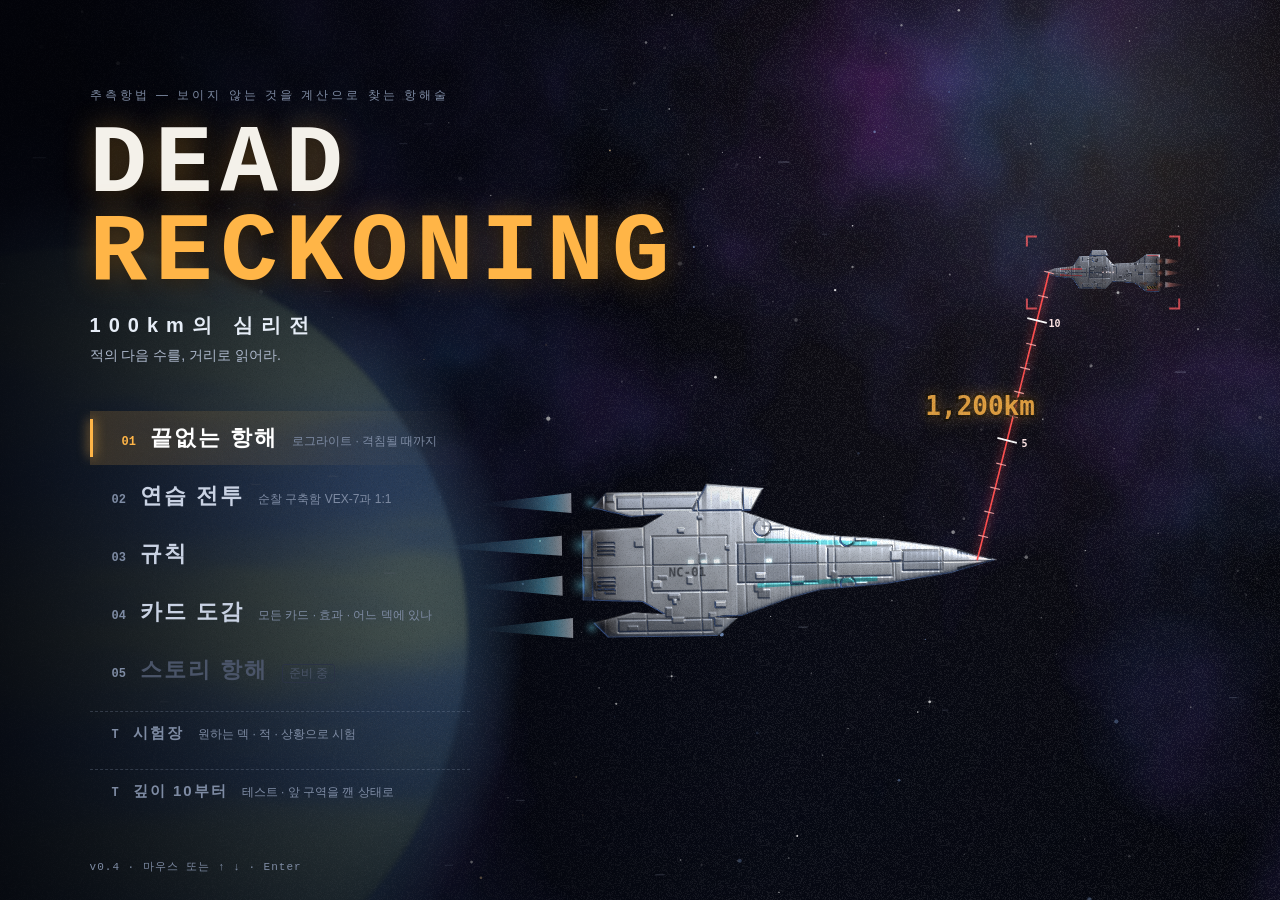
<file: index.html>
<!DOCTYPE html>
<html lang="ko">
<head>
  <meta charset="UTF-8">
  <title>DEAD RECKONING — 100km의 심리전</title>
  <link rel="stylesheet" href="style.css">
</head>
<body>
  <!-- 창 전체 = 우주 (카메라 · 레터박스 · 필름 입자까지 여기서 그림) -->
  <canvas id="space"></canvas>

  <div id="app">
    <header id="top">
      <div class="logo">DEAD RECKONING <span>100km의 심리전</span></div>
      <div id="turnInfo"></div>
      <button id="sbBtn" class="topBtn hidden">🧪 시험 도구</button>
      <button id="menuBtn" class="topBtn">메인 화면</button>
      <button id="logBtn" class="topBtn">기록 (L)</button>
      <button id="helpBtn" class="topBtn">규칙 (H)</button>
    </header>

    <!-- 전장: 함선이 떠 있는 자리 -->
    <section id="field">
      <div id="hudCenter">
        <div id="steps" class="phaseSteps"></div>
        <div id="distLbl"></div>
        <div id="torps"></div>
      </div>
      <div id="banner" class="hidden"></div>
      <div id="hint"></div>
      <div id="radio"></div>
      <div id="turnSum" class="hidden"></div>
      <div id="skipHint">클릭 · Space = 넘기기</div>
      <div id="reveal" class="hidden">
        <div class="revealSide me"></div>
        <div class="revealMid">동시 공개</div>
        <div class="revealSide foe"></div>
      </div>
    </section>

    <!-- 아래 트레이: 계획 + 손패 -->
    <section id="tray">
      <section id="planBar"></section>
      <button id="drawPile" class="pile left" title="뽑을 더미 보기"></button>
      <section id="hand"></section>
      <button id="discardPile" class="pile right" title="버린 더미 보기"></button>
    </section>

    <!-- 메인 화면 -->
    <section id="title" class="hidden">
      <div class="tWrap">
        <div class="tKicker">추측항법 — 보이지 않는 것을 계산으로 찾는 항해술</div>
        <h1 class="tLogo"><span>DEAD</span><span>RECKONING</span></h1>
        <div class="tSub">100km의 심리전</div>
        <div class="tTag">적의 다음 수를, 거리로 읽어라.</div>
        <nav class="tMenu">
          <button data-m="endless"><i>01</i>끝없는 항해<small id="bestDepth">로그라이트</small></button>
          <button data-m="practice"><i>02</i>연습 전투<small>순찰 구축함 VEX-7과 1:1</small></button>
          <button data-m="rules"><i>03</i>규칙</button>
          <button data-m="codex"><i>04</i>카드 도감<small>모든 카드 · 효과 · 어느 덱에 있나</small></button>
          <button data-m="voyage" disabled><i>05</i>스토리 항해<small>준비 중</small></button>
          <button data-m="sandbox" class="dev"><i>T</i>시험장<small>원하는 덱 · 적 · 상황으로 시험</small></button>
          <button data-m="depth10" class="dev"><i>T</i>깊이 10부터<small>테스트 · 앞 구역을 깬 상태로</small></button>
        </nav>
      </div>
      <div class="tFoot">v0.4 · 마우스 또는 ↑ ↓ · Enter</div>
    </section>

    <!-- 시험장: 전투 중 도구 -->
    <aside id="sbPanel" class="hidden"></aside>

    <!-- 카드 도감 -->
    <section id="codex" class="hidden"></section>

    <!-- 항해 화면 (이야기 · 항로 · 보상 · 사건) -->
    <section id="voyage" class="hidden"></section>

    <!-- 전투 기록 (서랍) -->
    <aside id="log"></aside>
    <div id="overlay" class="hidden"></div>
  </div>

  <!-- 수치 (숫자만 바꾸고 새로고침) -->
  <script src="data/cards.js"></script>
  <script src="data/rules.js"></script>
  <script src="data/voyage.js"></script>
  <!-- 게임 코드 -->
  <script src="src/battle.js"></script>
  <script src="src/ai.js"></script>
  <script src="src/art.js"></script>
  <script src="src/icons.js"></script>
  <script src="src/scene.js"></script>
  <script src="src/voyage.js"></script>
  <script src="src/ui.js"></script>
</body>
</html>
</file>
<file: style.css>
/* DEAD RECKONING — 시네마틱 우주전: 짙은 우주 + 호박색 계기 + 청록(나) / 적색(적) */
:root {
  --bg: #02030A;
  --panel: #0C1320;
  --panel2: #121B2B;
  --glass: rgba(6, 10, 20, 0.55);
  --line: rgba(160, 190, 230, 0.16);
  --text: #E6EDF7;
  --dim: #7E8BA3;
  --amber: #FFB547;
  --me: #5CE1E6;
  --foe: #FF5A5F;
  --fuel: #7CFF9B;
  --heat: #FF7A3A;
  --shield: #9DB8FF;
  --weapon: #FF8A65;
  --defense: #7FB2FF;
  --move: #7CFF9B;
  --system: #C08BFF;
  --mono: Consolas, 'Courier New', monospace;
}

* { box-sizing: border-box; }
html, body { margin: 0; height: 100%; background: var(--bg); color: var(--text);
  font-family: 'Malgun Gothic', 'Apple SD Gothic Neo', sans-serif; overflow: hidden; }
#space { position: fixed; inset: 0; width: 100vw; height: 100vh; display: block; z-index: 0; }
button { font: inherit; color: inherit; cursor: pointer; }
.hidden { display: none !important; }

/* 화면 전체가 전장. 위 · 아래만 얇게 UI */
#app { position: fixed; inset: 0; z-index: 1; display: flex; flex-direction: column; }
#top { display: flex; align-items: center; gap: 16px; padding: 10px 16px 0; text-shadow: 0 1px 4px #000; }
.logo { font-family: var(--mono); font-weight: 900; letter-spacing: 6px; color: var(--amber); font-size: 15px; text-shadow: 0 0 14px rgba(255,181,71,0.45); }
.logo span { font-family: 'Malgun Gothic', sans-serif; letter-spacing: 1px; font-size: 11px; color: var(--dim); margin-left: 10px; }
#turnInfo { flex: 1; font-family: var(--mono); color: var(--dim); font-size: 11px; }
.topBtn { background: rgba(6,10,20,0.5); border: 1px solid var(--line); border-radius: 6px; padding: 4px 11px; font-size: 11px; color: var(--dim); }
.topBtn:hover, .topBtn.on { color: var(--text); border-color: rgba(255,255,255,0.4); }

/* ── 전장 ── */
#field { position: relative; flex: 1; min-height: 260px; }

/* 계기판: 모서리를 깎은 얇은 판 */
.hud { position: absolute; top: 10px; width: 280px; padding: 10px 14px 9px; font-size: 12px;
  background: linear-gradient(180deg, rgba(8,13,26,0.72), rgba(8,13,26,0.35)); backdrop-filter: blur(4px);
  clip-path: polygon(0 0, calc(100% - 14px) 0, 100% 14px, 100% 100%, 14px 100%, 0 calc(100% - 14px)); }
.hud.left { left: 16px; border-top: 2px solid var(--me); }
.hud.right { right: 16px; border-top: 2px solid var(--foe); clip-path: polygon(14px 0, 100% 0, 100% calc(100% - 14px), calc(100% - 14px) 100%, 0 100%, 0 14px); }
.hud h2 { margin: 0 0 7px; font-size: 13px; letter-spacing: 1px; }
.hud.left h2 { color: var(--me); } .hud.right h2 { color: var(--foe); }
.stat { display: flex; align-items: center; flex-wrap: wrap; gap: 4px 8px; margin: 4px 0; color: var(--dim); }
.stat > span:first-child { width: 36px; font-size: 11px; }
.stat b { color: var(--text); font-family: var(--mono); font-size: 12px; min-width: 58px; text-align: right; }
.bar { flex: 1; height: 7px; background: rgba(255,255,255,0.08); position: relative; overflow: hidden; transform: skewX(-20deg); }
.stat.hull .bar { height: 11px; }
.bar > i { position: absolute; left: 0; top: 0; bottom: 0; transition: width 0.5s; }
.bar .ghost { background: rgba(255, 122, 58, 0.35); }
.bar .mark { position: absolute; top: -2px; bottom: -2px; width: 2px; background: rgba(255,255,255,0.35); }
.tag { display: inline-block; font-size: 11px; padding: 1px 6px; border-radius: 3px; background: rgba(255,255,255,0.07); }
.tag.warn { color: #FFD166; } .tag.danger { color: var(--heat); } .tag.melt { color: var(--foe); }

.stat.intel > span:first-child { color: var(--amber); }
.tag.doc { color: var(--text); background: rgba(255,181,71,0.12); border: 1px solid rgba(255,181,71,0.3); }
.mh { font-family: var(--mono); font-size: 11px; padding: 0 4px; border-radius: 3px; opacity: 0.55; }
.mh.last { opacity: 1; outline: 1px solid rgba(255,255,255,0.25); }
.mh.fwd { color: var(--fuel); } .mh.back { color: var(--shield); } .mh.hold { color: var(--dim); } .mh.none { color: var(--dim); opacity: 0.7; }

/* 새 계기판: 선체가 주인공 */
.hname { font-size: 12px; font-weight: 900; letter-spacing: 1px; margin-bottom: 2px; }
.hud.left .hname { color: var(--me); } .hud.right .hname { color: var(--foe); }
.hullRow { display: flex; align-items: baseline; gap: 10px; }
.hpNum b { font-family: var(--mono); font-size: 30px; font-weight: 900; color: #fff; line-height: 1; text-shadow: 0 0 12px rgba(255,255,255,0.25); }
.hpNum small { font-family: var(--mono); font-size: 13px; color: var(--dim); }
.shNum { font-size: 11px; color: var(--shield); }
.shNum b { font-family: var(--mono); font-size: 17px; text-shadow: 0 0 10px rgba(157,184,255,0.7); }
.lowTag { display: none; margin-left: auto; font-size: 10px; font-weight: 900; color: #fff; background: var(--foe); padding: 1px 6px; animation: pulse 0.5s infinite alternate; }
.hud.low .lowTag { display: inline-block; }
.hud.low .hpNum b { color: #FF6B6B; }
.hbar { position: relative; height: 14px; margin-top: 5px; background: rgba(255,255,255,0.07); transform: skewX(-20deg); overflow: hidden; }
.hbar i { position: absolute; left: 0; top: 0; bottom: 0; }
.hbar .trail { background: rgba(255,255,255,0.85); transition: width 0.6s ease-in 0.45s; }
.hbar .fill { transition: width 0.15s; }
.hud.left .hbar .fill { background: linear-gradient(180deg, #8EF3F6, var(--me)); box-shadow: 0 0 10px rgba(92,225,230,0.5); }
.hud.right .hbar .fill { background: linear-gradient(180deg, #FF9A9D, var(--foe)); box-shadow: 0 0 10px rgba(255,90,95,0.5); }
.hud.low .hbar .fill { animation: pulse 0.45s infinite alternate; }
.hbar .ticks { position: absolute; inset: 0; background-image: linear-gradient(90deg, transparent calc(100% - 1px), rgba(0,0,0,0.5) calc(100% - 1px)); }
.sbar { height: 5px; margin-top: 3px; transform: skewX(-20deg); background: rgba(157,184,255,0.08); }
.sbar .sfill { display: block; height: 100%; width: 0; background: var(--shield); box-shadow: 0 0 10px rgba(157,184,255,0.8); transition: width 0.2s; }
.subRow { display: flex; align-items: center; gap: 6px; margin-top: 7px; font-size: 11px; color: var(--dim); }
.subRow .heatBar { flex: 1; height: 5px; }
.subRow b { font-family: var(--mono); color: var(--text); font-size: 11px; }
.subRow .lbl + b + .lbl { margin-left: 6px; }
.heatBar .hf { background: linear-gradient(90deg, #FFB547, var(--heat)); }
.hud .tags { display: flex; flex-wrap: wrap; gap: 4px; margin-top: 5px; }
.hud .tags:empty { display: none; }
.hud .intel { margin-top: 5px; font-size: 11px; display: flex; flex-direction: column; gap: 3px; }
.hud .intel .lbl { color: var(--amber); margin-right: 6px; }
.hud.hit { animation: hudHit 0.4s; }
@keyframes hudHit { 0% { transform: translateX(0); filter: brightness(2.2); } 25% { transform: translateX(-5px); } 50% { transform: translateX(4px); } 75% { transform: translateX(-2px); } 100% { transform: none; filter: none; } }

#hudCenter { position: absolute; top: 12px; left: 50%; transform: translateX(-50%); text-align: center; pointer-events: none; z-index: 2; }
.phaseSteps { display: flex; gap: 4px; justify-content: center; font-size: 11px; }
.phaseSteps span { padding: 3px 9px; background: rgba(6,10,20,0.55); color: var(--dim); transform: skewX(-15deg); }
.phaseSteps span.on { background: var(--amber); color: #1A1204; font-weight: 900; box-shadow: 0 0 14px rgba(255,181,71,0.5); }
#torps { margin-top: 6px; font-size: 12px; text-shadow: 0 1px 3px #000; }
#torps .me { color: var(--me); } #torps .foe { color: var(--foe); }

/* 평소 거리 (작게) */
#distLbl { margin-top: 6px; font-size: 12px; color: var(--dim); text-shadow: 0 1px 3px #000; }
#distLbl b { font-family: var(--mono); color: var(--amber); font-size: 14px; }
#distLbl small { font-size: 10px; opacity: 0.6; }


/* 카드 조준 */
body.aiming, body.aiming * { cursor: crosshair !important; user-select: none; }
.card { touch-action: none; user-select: none; }
.card.lifted { opacity: 0.25; transform: translateY(-4px) scale(0.96); transition-duration: 0.15s; }
.dragGhost { position: fixed; z-index: 30; pointer-events: none; margin: 0; transform: translate(-50%, -30%) rotate(-5deg) scale(0.92);
  box-shadow: 0 18px 40px rgba(0,0,0,0.7), 0 0 0 1px var(--amber); transition: transform 0.12s, opacity 0.12s; }
.dragGhost.onTarget { transform: translate(-50%, 40%) rotate(0) scale(0.45); opacity: 0.55; }
.dragGhost.weaponAim { display: none; }          /* 무기는 조준경만 */
body.scoping, body.scoping * { cursor: none !important; }
body.measuring #field { cursor: none; }
.flyCard { position: fixed; z-index: 30; pointer-events: none; margin: 0; transform: translate(-50%, -50%) scale(0.5);
  transition: left 0.38s cubic-bezier(.5,0,.2,1), top 0.38s cubic-bezier(.5,0,.2,1), transform 0.38s, opacity 0.38s; box-shadow: 0 0 24px rgba(255,181,71,0.6); }
.flyCard.go { transform: translate(-50%, -50%) scale(0.12); opacity: 0.25; }
.chip.chipIn { animation: chipIn 0.6s 0.3s both; }
@keyframes chipIn { 0% { box-shadow: 0 0 0 0 rgba(255,181,71,0.9); background: rgba(255,181,71,0.35); } 100% { box-shadow: 0 0 0 10px rgba(255,181,71,0); } }
#hint { position: absolute; left: 50%; bottom: 18px; transform: translateX(-50%); font-size: 13px; font-weight: 900; color: var(--amber);
  background: rgba(6,10,20,0.8); padding: 6px 14px; border: 1px solid rgba(255,181,71,0.4); opacity: 0; pointer-events: none; z-index: 5; }
#hint.show { animation: hintIn 1.8s both; }
@keyframes hintIn { 0% { opacity: 0; transform: translate(-50%, 6px); } 12% { opacity: 1; transform: translate(-50%, 0); } 80% { opacity: 1; } 100% { opacity: 0; } }

/* 턴 시작 자막 */
#banner { position: absolute; left: 0; right: 0; top: 30%; text-align: center; pointer-events: none; animation: bannerIn 1.9s both; z-index: 3; }
#banner .bt { font-family: var(--mono); font-weight: 900; font-size: 42px; letter-spacing: 16px; color: #fff; text-shadow: 0 0 24px rgba(255,181,71,0.7), 0 2px 6px #000; }
#banner .bs { margin-top: 4px; font-size: 14px; letter-spacing: 4px; color: var(--amber); text-shadow: 0 1px 4px #000; }
#banner .bline { width: 380px; max-width: 70%; height: 1px; margin: 10px auto 0; background: linear-gradient(90deg, transparent, rgba(255,181,71,0.8), transparent); }
@keyframes bannerIn {
  0% { opacity: 0; letter-spacing: 30px; filter: blur(6px); }
  18% { opacity: 1; filter: blur(0); }
  75% { opacity: 1; }
  100% { opacity: 0; transform: translateY(-10px); }
}

/* 기본 엔진 · 오버드라이브 */
.chip.engine .engTxt { min-width: 74px; text-align: center; font-weight: 900; }
.chip.engine .engCost { color: var(--heat); font-size: 10px; }
.odBtn { background: rgba(255,122,58,0.08); border: 1px solid rgba(255,122,58,0.45); color: var(--heat); border-radius: 8px; padding: 6px 12px; font-weight: 900; font-size: 12px; }
.odBtn.on { background: var(--heat); color: #1A0A02; box-shadow: 0 0 16px rgba(255,122,58,0.6); animation: pulse 0.5s infinite alternate; }
.odBtn:disabled { opacity: 0.35; cursor: not-allowed; animation: none; }
.tag.od { color: var(--heat); }

/* 턴 요약 */
#turnSum { position: absolute; top: 62px; left: 50%; transform: translateX(-50%); background: var(--glass); backdrop-filter: blur(6px); border-top: 1px solid rgba(255,181,71,0.5); padding: 8px 16px; font-size: 12px; pointer-events: none; animation: tsIn 0.35s both; min-width: 270px; }
#turnSum .tsHead { text-align: center; color: var(--dim); margin-bottom: 4px; }
#turnSum em { font-style: normal; font-weight: 900; color: var(--text); }
#turnSum .me { color: var(--me); } #turnSum .foe { color: var(--foe); }
#turnSum .tsRow { display: grid; grid-template-columns: auto 34px auto 34px; gap: 4px 10px; align-items: center; color: var(--dim); }
#turnSum .tsRow b { font-family: var(--mono); font-size: 14px; text-align: right; }
@keyframes tsIn { from { opacity: 0; transform: translate(-50%, 6px); } to { opacity: 1; transform: translate(-50%, 0); } }

/* ── 동시 공개: 화면 한가운데 크게 → 위로 물러남 ── */
#reveal { position: absolute; left: 50%; top: 50%; width: min(96%, 1180px); transform: translate(-50%, -50%) scale(1.12);
  display: grid; grid-template-columns: 1fr auto 1fr; align-items: center; gap: 14px; pointer-events: none; z-index: 2;
  transition: top 0.55s cubic-bezier(.2,.8,.2,1), transform 0.55s cubic-bezier(.2,.8,.2,1); }
#reveal::before { content: ''; position: absolute; inset: -60px -40px; background: radial-gradient(ellipse at center, rgba(0,0,0,0.75), rgba(0,0,0,0) 70%); z-index: -1; transition: opacity 0.5s; }
#reveal.docked { top: 44px; transform: translate(-50%, 0) scale(0.66); }
#reveal.docked::before { opacity: 0; }
.revealMid { font-family: var(--mono); font-weight: 900; font-size: 12px; letter-spacing: 3px; color: var(--amber); writing-mode: vertical-rl; text-shadow: 0 0 10px rgba(255,181,71,0.6); padding: 6px 0; border-left: 1px solid rgba(255,181,71,0.5); border-right: 1px solid rgba(255,181,71,0.5); }
#reveal.docked .revealMid { opacity: 0.4; }
.revealSide { display: flex; flex-wrap: wrap; gap: 8px; }
.revealSide.me { flex-direction: row-reverse; }      /* 첫 카드가 가운데 쪽 */
.rcard { width: 124px; height: 70px; padding: 8px 9px 8px 50px; font-size: 13px; font-weight: 900; position: relative;
  background: linear-gradient(160deg, rgba(20,30,52,0.95), rgba(10,15,28,0.95)); border: 1px solid var(--line); border-radius: 6px; }
.rcard .ri { position: absolute; left: 8px; top: 50%; transform: translateY(-50%); line-height: 0; }
.rcard small { display: block; font-weight: 400; font-size: 10px; color: var(--dim); margin-top: 4px; }
.rcard.back { padding: 0; background: repeating-linear-gradient(45deg, #1B2336, #1B2336 6px, #131A29 6px, #131A29 12px); animation: pulse 0.6s infinite alternate; }
.revealSide.me .rcard.back { animation: slideL 0.35s both, pulse 0.6s 0.35s infinite alternate; }
.revealSide.foe .rcard.back { animation: slideR 0.35s both, pulse 0.6s 0.35s infinite alternate; }
.rcard.front { animation: flipIn 0.45s both; }
.rcard[data-type=weapon] { border-color: rgba(255,138,101,0.75); } .rcard[data-type=weapon] .ri { color: var(--weapon); }
.rcard[data-type=defense] { border-color: rgba(127,178,255,0.75); } .rcard[data-type=defense] .ri { color: var(--defense); }
.rcard[data-type=move] { border-color: rgba(124,255,155,0.75); } .rcard[data-type=move] .ri { color: var(--move); }
.rcard.front.od { border-color: var(--heat); color: var(--heat); box-shadow: 0 0 16px rgba(255,122,58,0.6); } .rcard.od .ri { color: var(--heat); }
.revealSide.me .rcard.front { box-shadow: 0 0 14px rgba(92,225,230,0.35); }
.revealSide.foe .rcard.front { box-shadow: 0 0 14px rgba(255,90,95,0.35); }
@keyframes flipIn { from { transform: rotateY(90deg) scale(0.9); opacity: 0.3; } to { transform: rotateY(0) scale(1); opacity: 1; } }
@keyframes slideL { from { transform: translateX(-80px); opacity: 0; } to { transform: none; opacity: 1; } }
@keyframes slideR { from { transform: translateX(80px); opacity: 0; } to { transform: none; opacity: 1; } }
@keyframes pulse { from { opacity: 0.6; } to { opacity: 1; } }

/* ── 아래 트레이 (계획 + 손패). 처리 중엔 흐려지고 내려감 ── */
#tray { padding: 26px 16px 10px; background: linear-gradient(to top, rgba(2,3,9,0.94) 55%, rgba(2,3,9,0)); transition: opacity 0.4s, transform 0.4s; }
body.resolving #tray { opacity: 0.22; transform: translateY(40px); pointer-events: none; }

#planBar { display: flex; align-items: center; gap: 10px; flex-wrap: wrap; min-height: 44px; font-size: 13px; padding: 0 4px 6px; border-bottom: 1px solid rgba(255,181,71,0.18); }
#planBar .label { color: var(--amber); font-size: 11px; letter-spacing: 2px; font-weight: 900; }
.planRow { display: flex; flex-wrap: wrap; gap: 6px; align-items: center; flex: 1; }
.planRow .empty { color: var(--dim); font-size: 12px; }
.chip { flex: none; white-space: nowrap; background: rgba(18,27,43,0.85); border: 1px solid var(--line); border-radius: 6px; padding: 4px 8px; font-size: 12px; display: flex; align-items: center; gap: 6px; }
.chip[data-type=weapon] { border-color: rgba(255,138,101,0.5); }
.chip[data-type=defense] { border-color: rgba(127,178,255,0.5); }
.chip[data-type=move] { border-color: rgba(124,255,155,0.5); }
.chip button, .ctl button { background: rgba(255,255,255,0.06); border: 1px solid var(--line); border-radius: 4px; padding: 1px 7px; }
.ctl { display: flex; align-items: center; gap: 6px; color: var(--dim); font-size: 12px; }
.fuelPips { display: inline-flex; gap: 3px; }
.fuelPips i { width: 12px; height: 12px; transform: skewX(-15deg); background: rgba(255,255,255,0.08); border: 1px solid var(--line); }
.fuelPips i.used { background: var(--fuel); box-shadow: 0 0 6px rgba(124,255,155,0.5); } .fuelPips i.cool { background: var(--shield); } .fuelPips i.over { background: var(--heat); }
.ctl.expect { color: var(--text); }
.ctl.expect b { color: var(--amber); font-family: var(--mono); font-size: 15px; }
.ctl.expect small { color: var(--dim); font-size: 10px; }
#decide { background: linear-gradient(180deg, #FFC66B, #F29B1F); color: #1A1204; border: none; padding: 10px 24px; font-weight: 900; font-size: 14px; letter-spacing: 1px; box-shadow: 0 0 20px rgba(255,181,71,0.4);
  clip-path: polygon(10px 0, 100% 0, calc(100% - 10px) 100%, 0 100%); }
#decide:disabled { opacity: 0.35; cursor: not-allowed; box-shadow: none; }

/* ── 손패 카드 ── */
#hand { display: flex; gap: 12px; padding: 16px 4px 0; min-height: 232px; justify-content: center; }
.card { width: 152px; height: 218px; border-radius: 9px; position: relative; cursor: pointer; display: flex; flex-direction: column; overflow: hidden;
  background: linear-gradient(170deg, rgba(24,35,60,0.97), rgba(11,17,31,0.97) 65%); border: 1px solid rgba(160,190,230,0.22);
  box-shadow: 0 10px 24px rgba(0,0,0,0.55);
  transition: transform 0.32s cubic-bezier(.2,1.4,.4,1), border-color 0.3s, box-shadow 0.35s, opacity 0.3s; }
.card::after { content: ''; position: absolute; inset: 0; pointer-events: none;
  background: linear-gradient(115deg, rgba(255,255,255,0) 40%, rgba(255,255,255,0.07) 50%, rgba(255,255,255,0) 60%); }
.card:hover { transform: translateY(-8px); border-color: rgba(255,255,255,0.55); }
.card.planned { transform: translateY(-18px); border-color: var(--amber); box-shadow: 0 0 0 1px var(--amber), 0 14px 30px rgba(255,181,71,0.32); }
/* 선택되는 순간: 빛이 카드를 한 번 쓸고 지나감 */
.card.planned::after { background: linear-gradient(115deg, rgba(255,210,120,0) 35%, rgba(255,210,120,0.45) 50%, rgba(255,210,120,0) 65%);
  background-size: 250% 100%; animation: sweep 0.55s ease-out both; }
@keyframes sweep { from { background-position: 120% 0; } to { background-position: -40% 0; } }
/* 선택 표시 (조준 / 준비) */
.card .armed { position: absolute; left: 50%; top: -1px; z-index: 2; font-size: 10px; font-weight: 900; letter-spacing: 1px; color: #1A1204; background: var(--amber);
  padding: 2px 10px; border-radius: 0 0 6px 6px; transform: translate(-50%, -110%); opacity: 0; transition: transform 0.3s cubic-bezier(.2,1.4,.4,1) 0.08s, opacity 0.2s 0.08s; }
.card.planned .armed { transform: translate(-50%, 0); opacity: 1; }
/* 새 턴에 한 장씩 올라옴 */
.card.dealt { animation: dealIn 0.42s cubic-bezier(.2,1.2,.4,1) backwards; }   /* backwards: 끝난 뒤엔 hover·선택 움직임을 막지 않음 */
@keyframes dealIn { from { opacity: 0; transform: translateY(60px) rotate(4deg); } to { opacity: 1; transform: none; } }
.card.dealt.planned { animation: none; }
.card.locked { opacity: 0.35; cursor: not-allowed; }
/* 카드 그림칸 */
.cart { height: 64px; flex: none; display: grid; place-items: center; position: relative; border-bottom: 1px solid rgba(255,255,255,0.08); }
.cart::before { content: ''; position: absolute; inset: 0; background-image: linear-gradient(rgba(255,255,255,0.05) 1px, transparent 1px), linear-gradient(90deg, rgba(255,255,255,0.05) 1px, transparent 1px); background-size: 10px 10px; }
.cart svg { position: relative; filter: drop-shadow(0 0 6px currentColor); }
.card[data-type=weapon] .cart { color: var(--weapon); background: radial-gradient(ellipse at 50% 60%, rgba(255,138,101,0.32), rgba(60,20,12,0.4) 70%); }
.card[data-type=defense] .cart { color: var(--defense); background: radial-gradient(ellipse at 50% 60%, rgba(127,178,255,0.32), rgba(12,24,60,0.4) 70%); }
.card[data-type=move] .cart { color: var(--move); background: radial-gradient(ellipse at 50% 60%, rgba(124,255,155,0.26), rgba(10,44,22,0.4) 70%); }
.cbody { padding: 7px 9px 8px; display: flex; flex-direction: column; gap: 4px; flex: 1; min-height: 0; }
.card .key { position: absolute; top: 6px; right: 8px; font-family: var(--mono); font-size: 10px; color: rgba(255,255,255,0.5); z-index: 1; }
.card .cost { position: absolute; top: 6px; left: 6px; width: 24px; height: 24px; border-radius: 50%; background: var(--fuel); color: #07210F; font-weight: 900; font-family: var(--mono); display: grid; place-items: center; font-size: 13px; box-shadow: 0 0 10px rgba(124,255,155,0.6); z-index: 1; }
.card .ctype { font-size: 10px; font-weight: 900; letter-spacing: 1px; display: flex; justify-content: space-between; }
.card .ctype .cheat { font-family: var(--mono); color: var(--heat); font-weight: 400; letter-spacing: 0; }
.card[data-type=weapon] .ctype { color: var(--weapon); }
.card[data-type=defense] .ctype { color: var(--defense); }
.card[data-type=move] .ctype { color: var(--move); }
.card .cname { font-size: 15px; font-weight: 900; line-height: 1.1; }
.card .cdesc { font-size: 10.5px; color: #AEB9CD; line-height: 1.35; overflow: hidden; }
.mini { display: flex; gap: 1px; height: 8px; }
.mini i { flex: 1; }
.mini.labels { height: auto; justify-content: space-between; font-family: var(--mono); font-size: 8px; color: var(--dim); margin-top: -2px; }
.card .cnow { font-size: 10.5px; color: var(--dim); background: rgba(255,181,71,0.08); border-radius: 4px; padding: 2px 6px; }
.card .cnow b { color: var(--amber); font-family: var(--mono); font-size: 14px; margin: 0 2px; }
.card .cnow b.zero { color: #4A5468; }
.card .cnow b.od { color: var(--heat); }
.card .cnow span { font-size: 10px; }
.card .lockNote { position: absolute; left: 0; right: 0; top: 24px; text-align: center; color: var(--heat); font-size: 12px; font-weight: 900; text-shadow: 0 1px 3px #000; }

/* ── 기록 (오른쪽 서랍) ── */
#log { position: fixed; right: 12px; top: 44px; bottom: 300px; width: 300px; z-index: 4; background: rgba(6,10,20,0.88); backdrop-filter: blur(8px); border: 1px solid var(--line); border-radius: 8px; padding: 10px 12px; overflow-y: auto; font-size: 12px; line-height: 1.55;
  transform: translateX(calc(100% + 20px)); transition: transform 0.3s; }
#log.open { transform: none; }
#log h3 { margin: 0 0 6px; font-size: 12px; color: var(--dim); letter-spacing: 2px; }
#log p { margin: 2px 0; color: #B9C3D6; }
#log p.turn { color: var(--amber); margin-top: 10px; font-family: var(--mono); }
#log p.hit { color: var(--me); } #log p.hurt { color: var(--foe); }
#log p.miss { color: var(--dim); } #log p.heat { color: var(--heat); }
#log p.def { color: var(--shield); } #log p.move { color: var(--fuel); }

/* ── 결과 / 규칙 ── */
#overlay { position: fixed; inset: 0; background: rgba(2, 4, 8, 0.8); display: grid; place-items: center; z-index: 40; backdrop-filter: blur(3px); }
.box { background: var(--panel); border: 1px solid var(--line); border-radius: 12px; padding: 28px 34px; max-width: 720px; }
.box h1 { margin: 0 0 12px; font-size: 32px; letter-spacing: 2px; }
.box h1.win { color: var(--me); } .box h1.lose { color: var(--foe); }
.box p, .box li { color: #C9D2E3; line-height: 1.6; font-size: 14px; }
.box button.ghostBtn { background: none; color: var(--text); border: 1px solid var(--line); }
.box button { margin-top: 12px; background: var(--amber); color: #1A1204; border: none; border-radius: 8px; padding: 10px 24px; font-weight: 900; }

/* ── 메인 화면 ── */
body.onTitle #top, body.onTitle #field, body.onTitle #tray, body.onTitle #log { visibility: hidden; }
#title { position: fixed; inset: 0; z-index: 20; display: flex; flex-direction: column; justify-content: center; padding: 0 7vw;
  background: linear-gradient(90deg, rgba(2,3,9,0.85) 0%, rgba(2,3,9,0.45) 38%, rgba(2,3,9,0) 60%); transition: opacity 0.6s; }
#title.out { opacity: 0; pointer-events: none; }
.tWrap { max-width: 560px; }
.tKicker { font-size: 12px; letter-spacing: 3px; color: var(--dim); margin-bottom: 18px; animation: tIn 0.8s 0.1s both; }
.tLogo { margin: 0; font-family: var(--mono); font-weight: 900; line-height: 0.92; font-size: clamp(48px, 7.5vw, 104px); letter-spacing: 0.08em; color: #F4F1EA;
  text-shadow: 0 0 30px rgba(255,181,71,0.35), 0 4px 18px rgba(0,0,0,0.8); }
.tLogo span { display: block; animation: tLogo 1.1s both; }
.tLogo span + span { color: var(--amber); animation-delay: 0.18s; }
.tSub { margin-top: 14px; font-size: 20px; font-weight: 900; letter-spacing: 8px; color: var(--text); animation: tIn 0.8s 0.5s both; }
.tTag { margin-top: 8px; font-size: 14px; color: #AEB9CD; animation: tIn 0.8s 0.65s both; }
.tMenu { display: flex; flex-direction: column; gap: 4px; margin-top: 46px; animation: tIn 0.8s 0.85s both; }
.tMenu button { position: relative; display: flex; align-items: baseline; gap: 14px; width: 380px; text-align: left; background: none; border: none; padding: 12px 18px 12px 22px;
  font-size: 22px; font-weight: 900; color: #C9D2E3; letter-spacing: 2px; transition: color 0.2s, padding 0.25s, background 0.25s; }
.tMenu button i { font-style: normal; font-family: var(--mono); font-size: 12px; color: var(--dim); letter-spacing: 0; }
.tMenu button small { font-size: 12px; font-weight: 400; color: var(--dim); letter-spacing: 0; }
.tMenu button::before { content: ''; position: absolute; left: 0; top: 8px; bottom: 8px; width: 3px; background: var(--amber); transform: scaleY(0); transition: transform 0.25s; box-shadow: 0 0 12px var(--amber); }
.tMenu button.sel { color: #fff; padding-left: 32px; background: linear-gradient(90deg, rgba(255,181,71,0.16), rgba(255,181,71,0)); }
.tMenu button.sel::before { transform: scaleY(1); }
.tMenu button.sel i { color: var(--amber); }
.tMenu button:disabled { color: #4A5468; cursor: default; }
.tMenu button.dev { font-size: 15px; margin-top: 10px; color: #7E8BA3; border-top: 1px dashed rgba(126,139,163,0.3); }
.tMenu button.dev.sel { color: #fff; }
.tMenu button:disabled small { color: #4A5468; border: 1px solid #2A3244; padding: 0 6px; border-radius: 3px; }
.tFoot { position: absolute; left: 7vw; bottom: 26px; font-family: var(--mono); font-size: 11px; color: var(--dim); letter-spacing: 1px; }
@keyframes tIn { from { opacity: 0; transform: translateY(10px); } to { opacity: 1; transform: none; } }
@keyframes tLogo { 0% { opacity: 0; letter-spacing: 0.4em; filter: blur(8px); } 60% { filter: blur(0); } 100% { opacity: 1; letter-spacing: 0.08em; } }
/* 화면 전환: 검게 */
#fade { position: fixed; inset: 0; background: #000; z-index: 50; pointer-events: none; opacity: 0; transition: opacity 0.45s; }
#fade.on { opacity: 1; }

/* ── 항해 화면 ── */
body.onVoyage #top, body.onVoyage #field, body.onVoyage #tray, body.onVoyage #log { visibility: hidden; }
#voyage { position: fixed; inset: 0; z-index: 20; overflow-y: auto; padding: 34px 6vw 40px;
  background: linear-gradient(90deg, rgba(2,3,9,0.92) 0%, rgba(2,3,9,0.7) 55%, rgba(2,3,9,0.25) 100%); }
#voyage.dark { background: rgba(0,0,0,0.9); display: flex; align-items: center; justify-content: center; }
.vHead { display: flex; align-items: baseline; gap: 18px; }
.vCh { font-size: 13px; letter-spacing: 3px; color: var(--amber); font-weight: 900; }
.vJump { font-family: var(--mono); font-size: 12px; color: var(--dim); }
.vStatus { display: flex; gap: 18px; margin: 8px 0 22px; font-size: 12px; color: var(--dim); }
.vStatus b { font-family: var(--mono); font-size: 15px; color: var(--text); }
.vStatus b.low { color: var(--foe); }
.vSera { max-width: 760px; font-size: 14px; color: #C9D2E3; line-height: 1.7; padding: 12px 16px; border-left: 2px solid var(--me); background: rgba(92,225,230,0.06); animation: tIn 0.5s both; }
.vSera b { font-family: var(--mono); color: var(--amber); }
.vSera i { color: #9FB0C8; }
.vWho { display: inline-block; font-size: 11px; font-weight: 900; letter-spacing: 2px; color: var(--me); margin-right: 8px; }
.vTitle { font-size: 22px; font-weight: 900; letter-spacing: 1px; margin: 6px 0 18px; }
.vHint { margin-top: 16px; font-size: 12px; color: var(--dim); }
/* 항로 카드 */
.vRoutes { display: flex; gap: 16px; flex-wrap: wrap; margin-top: 22px; }
.vRoute { position: relative; width: 250px; min-height: 200px; padding: 16px 18px; cursor: pointer; background: linear-gradient(170deg, rgba(20,30,52,0.92), rgba(9,14,26,0.92));
  border: 1px solid var(--line); border-top: 3px solid var(--dim); transition: transform 0.2s, border-color 0.2s, box-shadow 0.2s; animation: tIn 0.45s both; }
.vRoute:hover { transform: translateY(-6px); border-color: rgba(255,255,255,0.4); box-shadow: 0 14px 30px rgba(0,0,0,0.5); }
.vRoute.t-battle { border-top-color: var(--weapon); } .vRoute.t-elite { border-top-color: var(--foe); }
.vRoute.t-event { border-top-color: var(--amber); } .vRoute.t-dock { border-top-color: var(--fuel); }
.vRoute.t-flag { border-top-color: var(--foe); width: 340px; box-shadow: 0 0 30px rgba(255,90,95,0.25); }
.vrKey { position: absolute; top: 10px; right: 12px; font-family: var(--mono); font-size: 11px; color: var(--dim); }
.vrType { font-size: 11px; font-weight: 900; letter-spacing: 3px; color: var(--dim); }
.t-battle .vrType { color: var(--weapon); } .t-elite .vrType, .t-flag .vrType { color: var(--foe); } .t-event .vrType { color: var(--amber); } .t-dock .vrType { color: var(--fuel); }
.vrPlace { font-size: 12px; color: var(--dim); margin: 2px 0 12px; }
.vrEnemy { font-size: 17px; font-weight: 900; margin-bottom: 6px; }
.vrDoc { font-size: 12px; color: #C9D2E3; }
.vrDoc b { color: var(--amber); }
.vrDesc { font-size: 12px; color: #9FB0C8; margin-top: 6px; line-height: 1.5; }
.vrReward { margin-top: 14px; font-size: 12px; color: var(--fuel); font-weight: 900; }
/* 보상 카드 */
.vCards { display: flex; gap: 16px; flex-wrap: wrap; margin-top: 10px; }
.vcard { cursor: pointer; animation: dealIn 0.42s cubic-bezier(.2,1.2,.4,1) backwards; }
.vcard:hover { transform: translateY(-10px); border-color: var(--amber); }
.vcard .vrKey { top: 8px; right: 10px; z-index: 2; }
.vCount { position: absolute; top: 34px; right: 10px; z-index: 2; font-family: var(--mono); font-weight: 900; color: var(--amber); }
.vSkip { margin-top: 20px; background: none; border: 1px solid var(--line); color: var(--dim); padding: 6px 14px; }
/* 이야기 · 무전 */
.vStory { max-width: 680px; text-align: center; }
.vsTitle { font-family: var(--mono); font-size: 34px; font-weight: 900; letter-spacing: 6px; color: var(--amber); animation: tIn 0.8s both; }
.vsTitle.win { color: var(--me); } .vsTitle.lose { color: var(--foe); }
.vsSub { margin-top: 8px; font-size: 13px; color: var(--dim); letter-spacing: 2px; animation: tIn 0.8s 0.2s both; }
.vStory p { font-size: 17px; line-height: 1.8; color: #D5DDEA; margin: 14px 0; animation: tIn 0.9s both; }
.vStory b { color: var(--amber); font-family: var(--mono); }
.vNext { margin-top: 26px; background: none; border: 1px solid rgba(255,181,71,0.5); color: var(--amber); padding: 9px 22px; font-weight: 900; letter-spacing: 2px; animation: tIn 0.6s both; }
.vNext small { color: var(--dim); font-weight: 400; margin-left: 6px; }
.vNext:hover { background: rgba(255,181,71,0.12); }
.vSay { max-width: 640px; margin-top: 30px; padding: 20px 24px; background: rgba(8,13,26,0.8); border-left: 3px solid var(--me); animation: tIn 0.5s both; }
.vSay p { font-size: 16px; line-height: 1.7; color: #D5DDEA; }
.vSay b { color: var(--amber); font-family: var(--mono); }
/* 사건 */
.vEvent { max-width: 680px; margin-top: 10px; animation: tIn 0.5s both; }
.vEvent p { font-size: 15px; line-height: 1.8; color: #D5DDEA; margin: 8px 0; }
.vChoices { display: flex; flex-direction: column; gap: 10px; margin-top: 24px; }
.vChoice { display: grid; grid-template-columns: 26px 1fr; gap: 2px 10px; text-align: left; background: rgba(12,19,34,0.9); border: 1px solid var(--line); border-left: 3px solid var(--amber); padding: 12px 16px; transition: background 0.2s, transform 0.2s; }
.vChoice:hover { background: rgba(255,181,71,0.1); transform: translateX(4px); }
.vChoice i { grid-row: span 2; font-style: normal; font-family: var(--mono); color: var(--amber); font-size: 14px; }
.vChoice b { font-size: 15px; }
.vChoice small { color: #9FB0C8; font-size: 12px; }
#vToast { position: fixed; left: 50%; bottom: 40px; transform: translateX(-50%); z-index: 45; background: rgba(6,10,20,0.9); border: 1px solid rgba(124,255,155,0.5); color: var(--fuel);
  padding: 8px 18px; font-weight: 900; font-size: 13px; opacity: 0; pointer-events: none; }
#vToast.show { animation: hintIn 1.8s both; }
/* 전투 중 무전 */
#radio { position: absolute; left: 16px; bottom: 16px; max-width: 460px; padding: 10px 14px; background: rgba(6,10,20,0.82); border-left: 3px solid var(--foe);
  font-size: 14px; line-height: 1.5; opacity: 0; pointer-events: none; z-index: 4; }
#radio b { display: block; font-size: 11px; letter-spacing: 2px; color: var(--foe); margin-bottom: 2px; }
#radio.show { animation: radioIn 3.1s both; }
@keyframes radioIn { 0% { opacity: 0; transform: translateX(-10px); } 8% { opacity: 1; transform: none; } 88% { opacity: 1; } 100% { opacity: 0; } }

/* ── 시스템 카드 (즉시) ── */
.card[data-type=system] .ctype { color: var(--system); }
.card[data-type=system] .cart { color: var(--system); background: radial-gradient(ellipse at 50% 60%, rgba(192,139,255,0.32), rgba(40,16,70,0.45) 70%); }
.card[data-type=system] { border-color: rgba(192,139,255,0.45); }
.card .sysBadge { position: absolute; right: 8px; top: 30px; z-index: 2; font-size: 10px; font-weight: 900; color: #1A0A2E; background: var(--system); padding: 1px 6px; border-radius: 3px; box-shadow: 0 0 10px rgba(192,139,255,0.7); }
.rcard[data-type=system] { border-color: rgba(192,139,255,0.8); } .rcard[data-type=system] .ri { color: var(--system); }
.tag.solar { color: #FFC24A; } .tag.cool { color: #8FD8FF; } .tag.regen { color: var(--shield); }
/* 동시 공개 ① 시스템 카드: 크게 */
#reveal.sysPhase .revealMid { color: var(--system); border-color: rgba(192,139,255,0.6); text-shadow: 0 0 12px rgba(192,139,255,0.8); font-size: 15px; }
#reveal.sysPhase .rcard { width: 230px; height: 118px; padding: 14px 14px 12px 78px; font-size: 20px; }
#reveal.sysPhase .rcard .ri { left: 16px; }
#reveal.sysPhase .rcard small { font-size: 12px; line-height: 1.4; margin-top: 6px; }
#reveal.sysPhase .rcard.sys { color: #F1E6FF; border: 1px solid var(--system); box-shadow: 0 0 26px rgba(192,139,255,0.55); background: linear-gradient(160deg, rgba(58,30,96,0.96), rgba(18,10,34,0.96)); }
#reveal.sysPhase .rcard.sys .ri { color: var(--system); }
#reveal.sysPhase .rcard.none { width: 200px; height: 118px; padding: 0; display: grid; place-items: center; color: var(--dim); font-size: 14px; font-weight: 400; background: rgba(10,15,28,0.6); }

/* ═══════════ v0.8 UI (2026-10-01): 함선에 붙은 상태 · 큰 카드 · 계획 칸 · 더미 ═══════════ */

/* ── 함선에 붙은 상태: 위 = 선체(+보호막), 아래 = 열 + 상태 칸 ── */
.shipStat { position: absolute; left: 0; top: 0; pointer-events: none; z-index: 2; will-change: transform; }
.shipStat.top { display: flex; align-items: center; gap: 7px; }
.shipStat.enemy.top { flex-direction: row-reverse; }
.shipStat .ssHp { font-family: var(--mono); font-size: 19px; font-weight: 900; color: #fff; text-shadow: 0 0 6px #000, 0 1px 2px #000; min-width: 36px; }
.shipStat.player .ssHp { text-align: right; }
.ssBar { position: relative; width: 170px; height: 13px; background: rgba(4,7,14,0.82); border: 1px solid rgba(255,255,255,0.2); transform: skewX(-20deg); overflow: hidden; }
.ssBar i { position: absolute; top: 0; bottom: 0; left: 0; }
.ssBar .trail { background: rgba(255,255,255,0.85); }
.ssBar .fill { transition: width 0.15s; }
.shipStat.player .ssBar .fill { background: linear-gradient(180deg, #8EF3F6, var(--me)); box-shadow: 0 0 10px rgba(92,225,230,0.5); }
.shipStat.enemy .ssBar .fill { background: linear-gradient(180deg, #FF9A9D, var(--foe)); box-shadow: 0 0 10px rgba(255,90,95,0.5); }
.ssBar .shOver { background: repeating-linear-gradient(90deg, #AFC6FF 0 6px, #E2EAFF 6px 8px); box-shadow: 0 0 10px rgba(157,184,255,0.9); transition: left 0.2s, width 0.2s; }
.ssBar .ticks { position: absolute; inset: 0; background-image: linear-gradient(90deg, transparent calc(100% - 1px), rgba(0,0,0,0.5) calc(100% - 1px)); }
.ssShield { font-size: 13px; color: var(--shield); text-shadow: 0 0 6px #000; white-space: nowrap; }
.ssShield b { font-family: var(--mono); font-size: 17px; margin-left: 2px; }
.shipStat.top.low .ssHp { color: #FF6B6B; }
.shipStat.top.low .fill { animation: pulse 0.45s infinite alternate; }
.shipStat.top.hit { animation: ssHit 0.4s; }
@keyframes ssHit { 0% { filter: brightness(2.6); } 100% { filter: none; } }
.shipStat.bot { display: flex; flex-direction: column; align-items: center; gap: 5px; }
.ssHeat { pointer-events: auto; cursor: help; position: relative; display: flex; align-items: center; gap: 6px; font-size: 11px; font-weight: 900; color: var(--heat); text-shadow: 0 1px 2px #000; }
.hbarH { position: relative; width: 140px; height: 9px; background: rgba(4,7,14,0.82); border: 1px solid rgba(255,122,58,0.4); transform: skewX(-20deg); overflow: hidden; }
.hbarH i { position: absolute; top: 0; bottom: 0; left: 0; transition: width 0.4s; }
.hbarH .ghost { background: rgba(255,122,58,0.35); }
.hbarH .hf { background: linear-gradient(90deg, #FFD166, #FFB547); }
.ssHeat.warn .hf { background: linear-gradient(90deg, #FFB547, #FF9A3A); }
.ssHeat.danger .hf { background: linear-gradient(90deg, #FF7A3A, #FF4A2A); box-shadow: 0 0 8px rgba(255,90,40,0.8); }
.ssHeat.melt .hf { background: #FF2A2A; animation: pulse 0.4s infinite alternate; }
.hbarH .mk { position: absolute; top: 0; bottom: 0; width: 2px; background: rgba(255,255,255,0.75); }
.ssHeat .heatNum { font-family: var(--mono); font-size: 15px; color: #fff; min-width: 30px; }
.ssHeat.danger .heatNum, .ssHeat.melt .heatNum { color: #FF6B4A; }
.ssChips { display: flex; flex-wrap: wrap; gap: 4px; justify-content: center; max-width: 230px; }
.ssChips:empty { display: none; }
.sChip { pointer-events: auto; cursor: help; position: relative; display: inline-flex; align-items: center; gap: 3px; padding: 2px 8px; background: rgba(4,7,14,0.88); font-size: 13px; }
.sChip i { font-style: normal; }
.sChip b { font-family: var(--mono); font-size: 15px; }
.sChip.buff { border: 1px solid var(--fuel); color: #BFFFD0; border-radius: 11px; }
.sChip.debuff { border: 1px solid var(--foe); border-left: 4px solid var(--foe); color: #FFB3B5; border-radius: 0; }
.sChip.info { border: 1px solid var(--amber); color: #FFE2A8; border-radius: 4px; }
/* 마우스를 올리면 설명 */
[data-tip]:hover::after { content: attr(data-tip); position: absolute; bottom: calc(100% + 7px); left: 50%; transform: translateX(-50%); width: max-content; max-width: 270px;
  white-space: normal; background: rgba(6,10,20,0.97); border: 1px solid rgba(255,181,71,0.45); padding: 6px 10px; font: 400 12px/1.5 'Malgun Gothic', sans-serif; color: var(--text); text-shadow: none; z-index: 20; }
[data-tip=""]:hover::after { display: none; }

/* 모서리 계기판: 이제 이름 · OD · 단서만 */
.hud { width: 250px; }

/* ── 계획 칸: 연료 · 냉각 · 기본 엔진 크게 ── */
#planBar { font-size: 14px; min-height: 56px; gap: 12px; }
.chip { font-size: 13px; padding: 6px 10px; }
.chip.engine { font-size: 14px; background: rgba(124,255,155,0.06); }
.chip.engine button { padding: 4px 11px; font-size: 14px; }
.chip.engine button:disabled { opacity: 0.3; cursor: not-allowed; }
.chip.engine .engTxt { min-width: 96px; font-size: 15px; }
.chip.engine .engCost { font-size: 12px; }
.fuelBox, .coolBox { display: flex; align-items: center; gap: 8px; padding: 6px 12px; border: 1px solid var(--line); background: rgba(18,27,43,0.75); border-radius: 8px; }
.fuelBox { border-color: rgba(124,255,155,0.45); }
.fuelBox.short { border-color: var(--foe); box-shadow: 0 0 12px rgba(255,90,95,0.35); }
.fbl { font-size: 12px; font-weight: 900; letter-spacing: 1px; }
.fuelBox .fbl { color: var(--fuel); } .coolBox .fbl { color: var(--shield); }
.fuelPips { gap: 4px; }
.fuelPips i { width: 18px; height: 18px; }
.fuelBig { font-family: var(--mono); font-size: 24px; color: var(--fuel); line-height: 1; }
.fuelBig small { font: 400 11px 'Malgun Gothic', sans-serif; color: var(--dim); }
.fshort { color: var(--foe); font-size: 12px; font-weight: 900; }
.coolBox button { width: 30px; height: 30px; font-size: 18px; line-height: 1; background: rgba(157,184,255,0.1); border: 1px solid rgba(157,184,255,0.45); border-radius: 6px; }
.coolBox button:disabled { opacity: 0.3; cursor: not-allowed; }
.coolBox b { font-family: var(--mono); font-size: 22px; color: var(--shield); min-width: 18px; text-align: center; }
.coolBox small { font-size: 11px; color: var(--dim); }
.odBtn { padding: 8px 14px; font-size: 13px; }

/* ── 손패: 큰 카드 (이름 · 비용 · 열 + 설명, [자세히]) ── */
#tray { position: relative; }
#hand { min-height: 258px; gap: 14px; }
.card { width: 176px; height: 242px; }
.card .ctop { display: flex; align-items: center; gap: 7px; padding: 7px 9px 6px; }
.card .cost { position: static; width: 30px; height: 30px; font-size: 17px; flex: none; }
.card .ctop .ctype { flex: 1; font-size: 12px; font-weight: 900; letter-spacing: 1px; display: block; }
.card .ctop .cheat { font-family: var(--mono); font-size: 16px; font-weight: 900; color: var(--heat); }
.card[data-type=system] .ctype { color: var(--system); }
.card .cart { height: 56px; }
.card .cbody { padding: 7px 10px 4px; gap: 5px; }
.card .cname { font-size: 18px; }
.card .ctext { font-size: 12.5px; line-height: 1.45; color: #C9D3E4; overflow: hidden; }
.card .cfoot { display: flex; justify-content: space-between; align-items: center; padding: 0 9px 8px; }
.card .key { position: static; font-size: 11px; }
.detailBtn { font-size: 11px; padding: 3px 10px; border-radius: 11px; background: rgba(255,255,255,0.07); border: 1px solid rgba(255,255,255,0.28); color: var(--text); cursor: pointer; }
.detailBtn:hover { background: var(--amber); border-color: var(--amber); color: #1A1204; }
.card .lockNote { top: 46px; font-size: 13px; }

/* [자세히] 창 */
#cardDetail { position: fixed; z-index: 40; width: 310px; background: rgba(8,13,26,0.97); border: 1px solid rgba(255,181,71,0.55); border-radius: 10px; padding: 12px 14px; font-size: 13px; box-shadow: 0 16px 40px rgba(0,0,0,0.7); }
#cardDetail .dhead { display: flex; align-items: center; gap: 8px; margin-bottom: 8px; }
#cardDetail .dhead .cost { width: 26px; height: 26px; border-radius: 50%; background: var(--fuel); color: #07210F; font-weight: 900; font-family: var(--mono); display: grid; place-items: center; font-size: 14px; }
#cardDetail .dhead b { font-size: 17px; flex: 1; }
#cardDetail .dhead .cheat { font-family: var(--mono); color: var(--heat); font-weight: 900; }
.dtype { font-size: 11px; font-weight: 900; }
.dtype[data-type=weapon] { color: var(--weapon); } .dtype[data-type=defense] { color: var(--defense); } .dtype[data-type=move] { color: var(--move); } .dtype[data-type=system] { color: var(--system); }
.dsub { font-size: 11px; color: var(--dim); margin: 4px 0; }
.dtable { width: 100%; border-collapse: collapse; font-family: var(--mono); font-size: 13px; }
.dtable td { padding: 3px 6px; border-bottom: 1px solid rgba(255,255,255,0.06); }
.dtable td:nth-child(2) { text-align: right; color: var(--amber); }
.dtable td:nth-child(3) { color: var(--me); font: 900 11px 'Malgun Gothic', sans-serif; }
.dtable tr.now { background: rgba(92,225,230,0.14); }
.dtable tr.after { background: rgba(124,255,155,0.12); }
#cardDetail .mini { margin-top: 8px; }
.dnow { margin-top: 8px; font-size: 12px; color: var(--dim); }
.dnow b { color: var(--amber); font-family: var(--mono); font-size: 15px; }
#cardDetail ul { margin: 8px 0 0; padding-left: 18px; color: #C9D3E4; line-height: 1.55; }

/* ── 더미 ── */
.pile { position: absolute; bottom: 74px; width: 80px; height: 108px; border-radius: 8px; border: 1px solid var(--line); z-index: 1;
  background: repeating-linear-gradient(45deg, #1B2336, #1B2336 6px, #131A29 6px, #131A29 12px);
  display: flex; flex-direction: column; align-items: center; justify-content: center; gap: 4px; box-shadow: 0 8px 18px rgba(0,0,0,0.5); }
.pile.left { left: 16px; } .pile.right { right: 16px; }
.pile b { font-family: var(--mono); font-size: 28px; color: #fff; text-shadow: 0 0 8px #000; }
.pile small { font-size: 11px; color: var(--text); background: rgba(0,0,0,0.65); padding: 1px 6px; border-radius: 4px; }
.pile:hover { border-color: var(--amber); box-shadow: 0 0 14px rgba(255,181,71,0.4); }
.pileBox { min-width: 380px; }
.pileBox h1 small { font-size: 14px; color: var(--dim); }
.pileList { display: grid; grid-template-columns: 1fr 1fr; gap: 6px; margin: 10px 0 14px; }
.pileItem { display: flex; align-items: center; gap: 8px; padding: 6px 10px; background: rgba(18,27,43,0.85); border: 1px solid var(--line); border-radius: 6px; }
.pileItem .ri { line-height: 0; }
.pileItem[data-type=weapon] .ri { color: var(--weapon); } .pileItem[data-type=defense] .ri { color: var(--defense); }
.pileItem[data-type=move] .ri { color: var(--move); } .pileItem[data-type=system] .ri { color: var(--system); }
.pileItem b { flex: 1; }
.pileItem .pn { font-family: var(--mono); color: var(--amber); font-size: 15px; }
.pnote { color: var(--dim); font-size: 12px; }

/* 계획 칸 · 모서리 계기판 줄이기 */
#planBar { flex-wrap: nowrap; }
.planRow { min-width: 0; }
.planRow .empty { font-size: 11px; }
#decide { margin-left: auto; white-space: nowrap; }
.hud { padding: 7px 12px 7px; }
.hud .hrow { display: flex; align-items: center; justify-content: space-between; gap: 8px; }
.hud .hrow .tags { margin-top: 0; }
.hud .intel { margin-top: 4px; }

.planRow { flex: 1 1 auto; min-width: 380px; }
.chip.engine .engTxt { min-width: 84px; }
.chip.engine .engCost { font-size: 11px; }
#planBar .label { flex: none; }

/* 계획 칸: 왼쪽 = 계획 (줄바꿈 허용) · 오른쪽 = 조작 (절대 안 눌림) */
.planRow { flex: 1 1 0; min-width: 0; flex-wrap: wrap; }
.pbCtl { flex: none; display: flex; align-items: center; gap: 10px; white-space: nowrap; }
.pbCtl > * { flex: none; }
#decide { margin-left: 0; }

.ssAssign { font-size: 12px; font-weight: 900; padding: 2px 10px; background: rgba(4,7,14,0.85); white-space: nowrap; animation: pulse 0.9s infinite alternate; }
.ssAssign:empty { display: none; }
.shipStat.enemy .ssAssign { color: #FFB3B5; border: 1px solid var(--foe); }
.shipStat.player .ssAssign { color: #BFF6F8; border: 1px solid var(--me); }

/* 선제 · 시스템 표시 (단계별 공개) */
.card .preBadge { position: absolute; left: 50%; top: 40px; transform: translateX(-50%); z-index: 2; font-size: 11px; font-weight: 900; letter-spacing: 2px; color: #1A1204; background: #FFD166; padding: 1px 10px; border-radius: 3px; box-shadow: 0 0 10px rgba(255,209,102,0.7); }
.card .sysBadge { top: 40px; }
.rcard[data-type=system] { border-color: rgba(192,139,255,0.75); } .rcard[data-type=system] .ri { color: var(--system); }

/* 연료 칸: 오버드라이브로 늘어난 칸 */
.fuelPips i.odSlot { border-color: var(--heat); box-shadow: inset 0 0 0 1px rgba(255,122,58,0.6); }
.fuelPips i.odSlot.used { background: linear-gradient(180deg, #FFB547, var(--heat)); box-shadow: 0 0 6px rgba(255,122,58,0.6); }

/* 단계별 공개 카드 크게 (물러날 때는 작게) */
#reveal { width: min(98%, 1320px); gap: 20px; }
#reveal .rcard { width: 190px; height: 104px; padding: 14px 12px 12px 72px; font-size: 18px; border-radius: 9px; }
#reveal .rcard .ri { left: 14px; }
#reveal .rcard small { font-size: 13px; margin-top: 6px; }
#reveal .rcard.none { width: 150px; padding: 0; display: grid; place-items: center; color: var(--dim); font-size: 15px; font-weight: 400; background: rgba(10,15,28,0.6); }
#reveal .revealMid { font-size: 17px; padding: 10px 0; }
#reveal.sysPhase .rcard { width: 260px; height: 130px; padding: 16px 16px 14px 88px; font-size: 22px; }
#reveal.sysPhase .rcard.none { width: 200px; }
#reveal.docked { transform: translate(-50%, 0) scale(0.5); }

/* 물러난 공개 줄: 한 줄로 작게 (선체 막대를 가리지 않게) */
#reveal.docked { top: 34px; transform: translate(-50%, 0) scale(0.42); }
#reveal.docked .revealSide { flex-wrap: nowrap; }

/* 가운데 공개: 화면 폭 안에 (한쪽에 카드 3장이 한 줄로) */
#reveal { width: min(96%, 1240px); transform: translate(-50%, -50%) scale(1); }

#reveal .rcard { width: 180px; }
#reveal { transform-origin: 50% 0; }   /* 가운데(배율 1)에선 영향 없음 · 물러날 때 위쪽 기준으로 줄어듦 */

/* '없음'은 뒤집지 않고 그대로 */
#reveal .rcard.none { animation: none !important; }

/* 함선 이름: 선체 막대 위 (모서리 계기판은 없앰) */
.shipStat.top { display: flex; flex-direction: column; align-items: center; gap: 3px; }
.shipStat .ssRow { display: flex; align-items: center; gap: 7px; }
.shipStat.enemy .ssRow { flex-direction: row-reverse; }
.shipStat.enemy.top { flex-direction: column; }
.ssName { font-size: 13px; font-weight: 900; letter-spacing: 1px; text-shadow: 0 0 6px #000, 0 1px 2px #000; white-space: nowrap; }
.shipStat.player .ssName { color: var(--me); }
.shipStat.enemy .ssName { color: var(--foe); }

/* 지원 카드 (노랑) */
:root { --support: #FFD166; }
.card[data-type=support] .cart { color: var(--support); background: radial-gradient(ellipse at 50% 60%, rgba(255,209,102,0.28), rgba(60,44,8,0.4) 70%); }
.card[data-type=support] .ctype { color: var(--support); }
.card .sysBadge.supBadge { background: var(--support); color: #1A1204; box-shadow: 0 0 10px rgba(255,209,102,0.7); }
.dtype[data-type=support] { color: var(--support); }
.pileItem[data-type=support] .ri { color: var(--support); }
.card[data-type=system] .cart { color: var(--system); }

.card .ctext.long { font-size: 11.5px; line-height: 1.4; }

/* 전장 카드 (황토) */
:root { --field: #E6B873; }
.card[data-type=field] .cart { color: var(--field); background: radial-gradient(ellipse at 50% 60%, rgba(230,184,115,0.28), rgba(60,40,12,0.4) 70%); }
.card[data-type=field] .ctype { color: var(--field); }
.chip[data-type=field] { border-color: rgba(230,184,115,0.6); }
.rcard[data-type=field] { border-color: rgba(230,184,115,0.8); } .rcard[data-type=field] .ri { color: var(--field); }
.dtype[data-type=field] { color: var(--field); }
.pileItem[data-type=field] .ri { color: var(--field); }

/* 넘기기 안내 (처리 중에만) */
#skipHint { position: absolute; right: 16px; bottom: 10px; font-size: 12px; color: var(--dim); background: rgba(6,10,20,0.7); border: 1px solid var(--line); padding: 3px 10px; border-radius: 4px; opacity: 0; transition: opacity 0.3s; pointer-events: none; z-index: 3; }
body.resolving #skipHint { opacity: 1; }
/* 빈 단계 묶음: 가운데 글자를 가로로 */
#reveal.emptyGroup .revealMid { writing-mode: horizontal-tb; font-size: 14px; letter-spacing: 1px; padding: 8px 12px; border: 1px solid rgba(255,181,71,0.4); }
#reveal.emptyGroup .rcard.none { height: 64px; width: 120px; }

/* ── 카드 도감 ── */
#codex { position: fixed; inset: 0; z-index: 40; background: rgba(2,3,10,0.94); backdrop-filter: blur(6px); display: flex; flex-direction: column; padding: 22px 28px 16px; gap: 12px; }
#codex .cxHead { display: flex; align-items: center; justify-content: space-between; }
#codex h1 { margin: 0; font-size: 26px; letter-spacing: 2px; }
#codex h1 small { font-size: 14px; color: var(--dim); margin-left: 6px; }
#codex .cxClose { background: rgba(255,255,255,0.06); border: 1px solid var(--line); border-radius: 6px; padding: 6px 14px; }
#codex .cxTabs { display: flex; gap: 6px; flex-wrap: wrap; }
#codex .cxTabs button { background: rgba(18,27,43,0.85); border: 1px solid var(--line); border-radius: 6px; padding: 6px 14px; font-size: 13px; }
#codex .cxTabs button.on { background: var(--amber); color: #1A1204; border-color: var(--amber); font-weight: 900; }
#codex .cxBody { flex: 1; min-height: 0; display: flex; gap: 18px; }
#codex .cxGrid { flex: 1; overflow-y: auto; display: grid; grid-template-columns: repeat(auto-fill, 176px); gap: 14px; align-content: start; padding: 4px; }
#codex .codexCard { cursor: pointer; }
#codex .codexCard.sel { border-color: var(--amber); box-shadow: 0 0 0 1px var(--amber), 0 10px 26px rgba(255,181,71,0.3); transform: translateY(-4px); }
#codex .cxDetail { width: 340px; flex: none; overflow-y: auto; background: rgba(8,13,26,0.9); border: 1px solid rgba(255,181,71,0.35); border-radius: 10px; padding: 14px 16px; font-size: 13px; }
#codex .cxDetail .dhead { display: flex; align-items: center; gap: 8px; margin-bottom: 8px; }
#codex .cxDetail .dhead .cost { width: 26px; height: 26px; border-radius: 50%; background: var(--fuel); color: #07210F; font-weight: 900; font-family: var(--mono); display: grid; place-items: center; font-size: 14px; }
#codex .cxDetail .dhead b { font-size: 18px; flex: 1; }
#codex .cxDetail .dhead .cheat { font-family: var(--mono); color: var(--heat); font-weight: 900; }
#codex .cxDetail ul { margin: 8px 0 0; padding-left: 18px; color: #C9D3E4; line-height: 1.6; }
#codex .cxDetail .mini { margin-top: 8px; }

/* 드로우: 뽑을 더미에서 손패로 날아옴 · 쓴 지원 카드는 버린 더미로 */
.card.drawIn { animation: drawIn 0.55s cubic-bezier(.2,.9,.3,1) both; z-index: 5; }
@keyframes drawIn {
  0% { transform: translate(var(--fx), var(--fy)) scale(0.45) rotate(-12deg); opacity: 0.2; }
  60% { opacity: 1; }
  100% { transform: none; opacity: 1; }
}
.flyCard.toPile.go { transform: translate(-50%, -50%) scale(0.3) rotate(10deg); opacity: 0.3; }

/* ── 시험장 ── */
.sbBox { width: min(1000px, 94vw); max-height: 90vh; overflow-y: auto; text-align: left; }
.sbBox h1 small { font-size: 13px; color: var(--dim); margin-left: 8px; font-weight: 400; }
.sbBox .sbRow { display: flex; flex-wrap: wrap; align-items: center; gap: 8px; margin: 10px 0; font-size: 13px; }
.sbBox .sbRow button, .sbCard button, #sbPanel button { background: rgba(255,255,255,0.06); border: 1px solid var(--line); border-radius: 5px; padding: 3px 9px; font-size: 12px; }
.sbBox select, #sbPanel select { background: #0C1320; color: var(--text); border: 1px solid var(--line); border-radius: 4px; padding: 3px 6px; font: inherit; font-size: 12px; }
.sbBox .sbGrid { display: grid; grid-template-columns: repeat(auto-fill, minmax(210px, 1fr)); gap: 6px; }
.sbCard { display: flex; align-items: center; gap: 6px; padding: 5px 8px; background: rgba(18,27,43,0.8); border: 1px solid var(--line); border-radius: 6px; opacity: 0.6; }
.sbCard.on { opacity: 1; border-color: rgba(255,181,71,0.6); }
.sbCard .ri { line-height: 0; }
.sbCard .nm { flex: 1; font-size: 13px; }
.sbCard b { min-width: 16px; text-align: center; font-family: var(--mono); }
.sbCard[data-type=weapon] .ri { color: var(--weapon); } .sbCard[data-type=defense] .ri { color: var(--defense); } .sbCard[data-type=move] .ri { color: var(--move); }
.sbCard[data-type=system] .ri { color: var(--system); } .sbCard[data-type=field] .ri { color: var(--field); } .sbCard[data-type=support] .ri { color: var(--support); }
.sbBox .sbGo { background: var(--amber) !important; color: #1A1204; font-weight: 900; padding: 8px 22px !important; font-size: 14px !important; }
.sbBox .sbGo:disabled { opacity: 0.4; }
#sbBtn { color: #FFD166; border-color: rgba(255,209,102,0.5); }
#sbPanel { position: fixed; right: 12px; top: 44px; width: 330px; z-index: 6; background: rgba(6,10,20,0.94); border: 1px solid rgba(255,209,102,0.45); border-radius: 8px; padding: 10px 12px; font-size: 12px; display: flex; flex-direction: column; gap: 6px; }
#sbPanel .sbHead { display: flex; justify-content: space-between; align-items: center; color: #FFD166; font-size: 13px; }
#sbPanel .sbLine { display: flex; align-items: center; gap: 5px; flex-wrap: wrap; }
#sbPanel .sbLine > span { min-width: 76px; color: var(--dim); }
#sbPanel .sbLine > span b { color: var(--text); }
#sbPanel button.on { background: #FFD166; color: #1A1204; border-color: #FFD166; }
#sbPanel .sbNote { color: var(--dim); font-size: 11px; }

/* 시험장 버튼 글자 잘 보이게 */
.sbBox { max-width: none !important; }
.sbBox .sbRow button, .sbCard button { color: var(--text) !important; background: rgba(255,255,255,0.08) !important; border: 1px solid rgba(255,255,255,0.25) !important; font-weight: 700; box-shadow: none !important; }
.sbBox .sbRow button:hover, .sbCard button:hover { border-color: var(--amber) !important; color: var(--amber) !important; }
.sbCard button { width: 26px; height: 24px; padding: 0 !important; font-size: 15px !important; }
.sbBox .sbGo { background: var(--amber) !important; color: #1A1204 !important; }
.sbBox .ghostBtn { color: var(--text) !important; }
.sbBox .sbRow button.sbGo { background: var(--amber) !important; color: #1A1204 !important; border-color: var(--amber) !important; padding: 8px 24px !important; font-size: 14px !important; }
.sbBox .sbRow button.sbGo:disabled { opacity: 0.4; }
</file>
